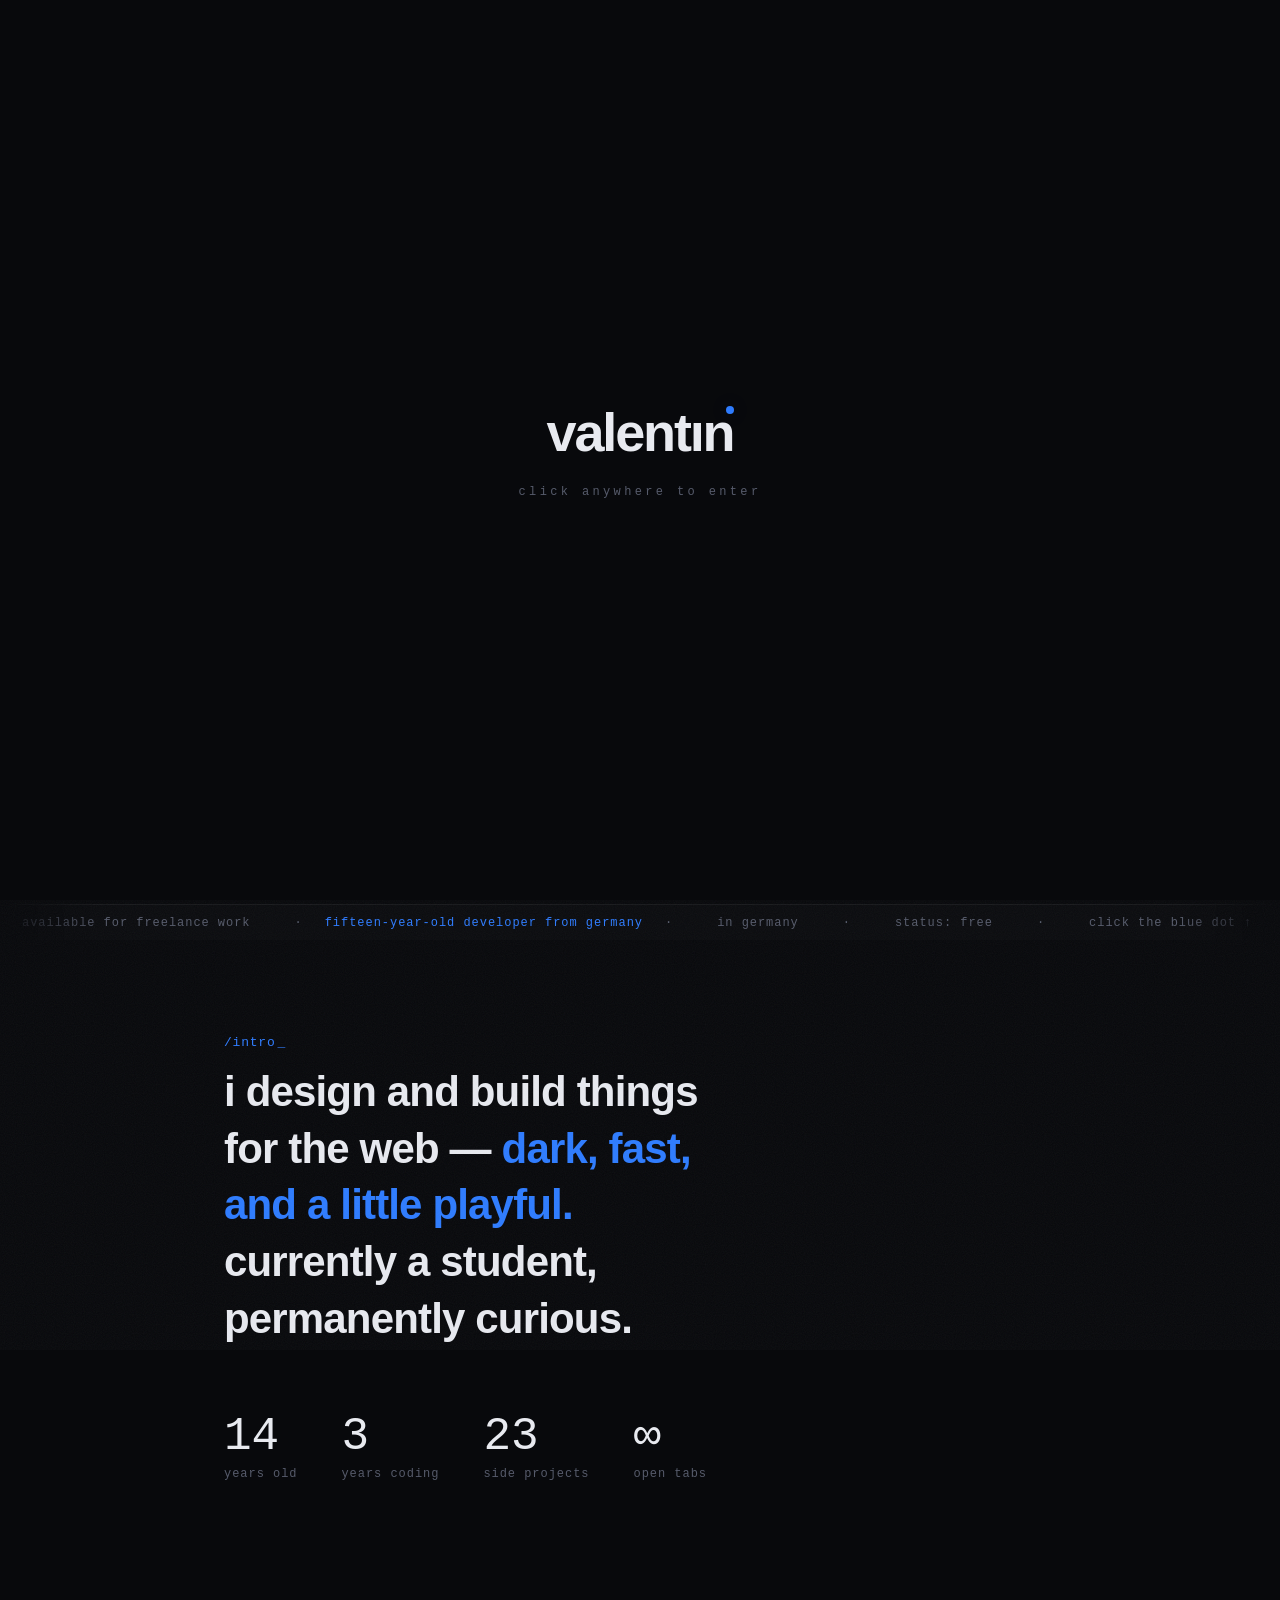
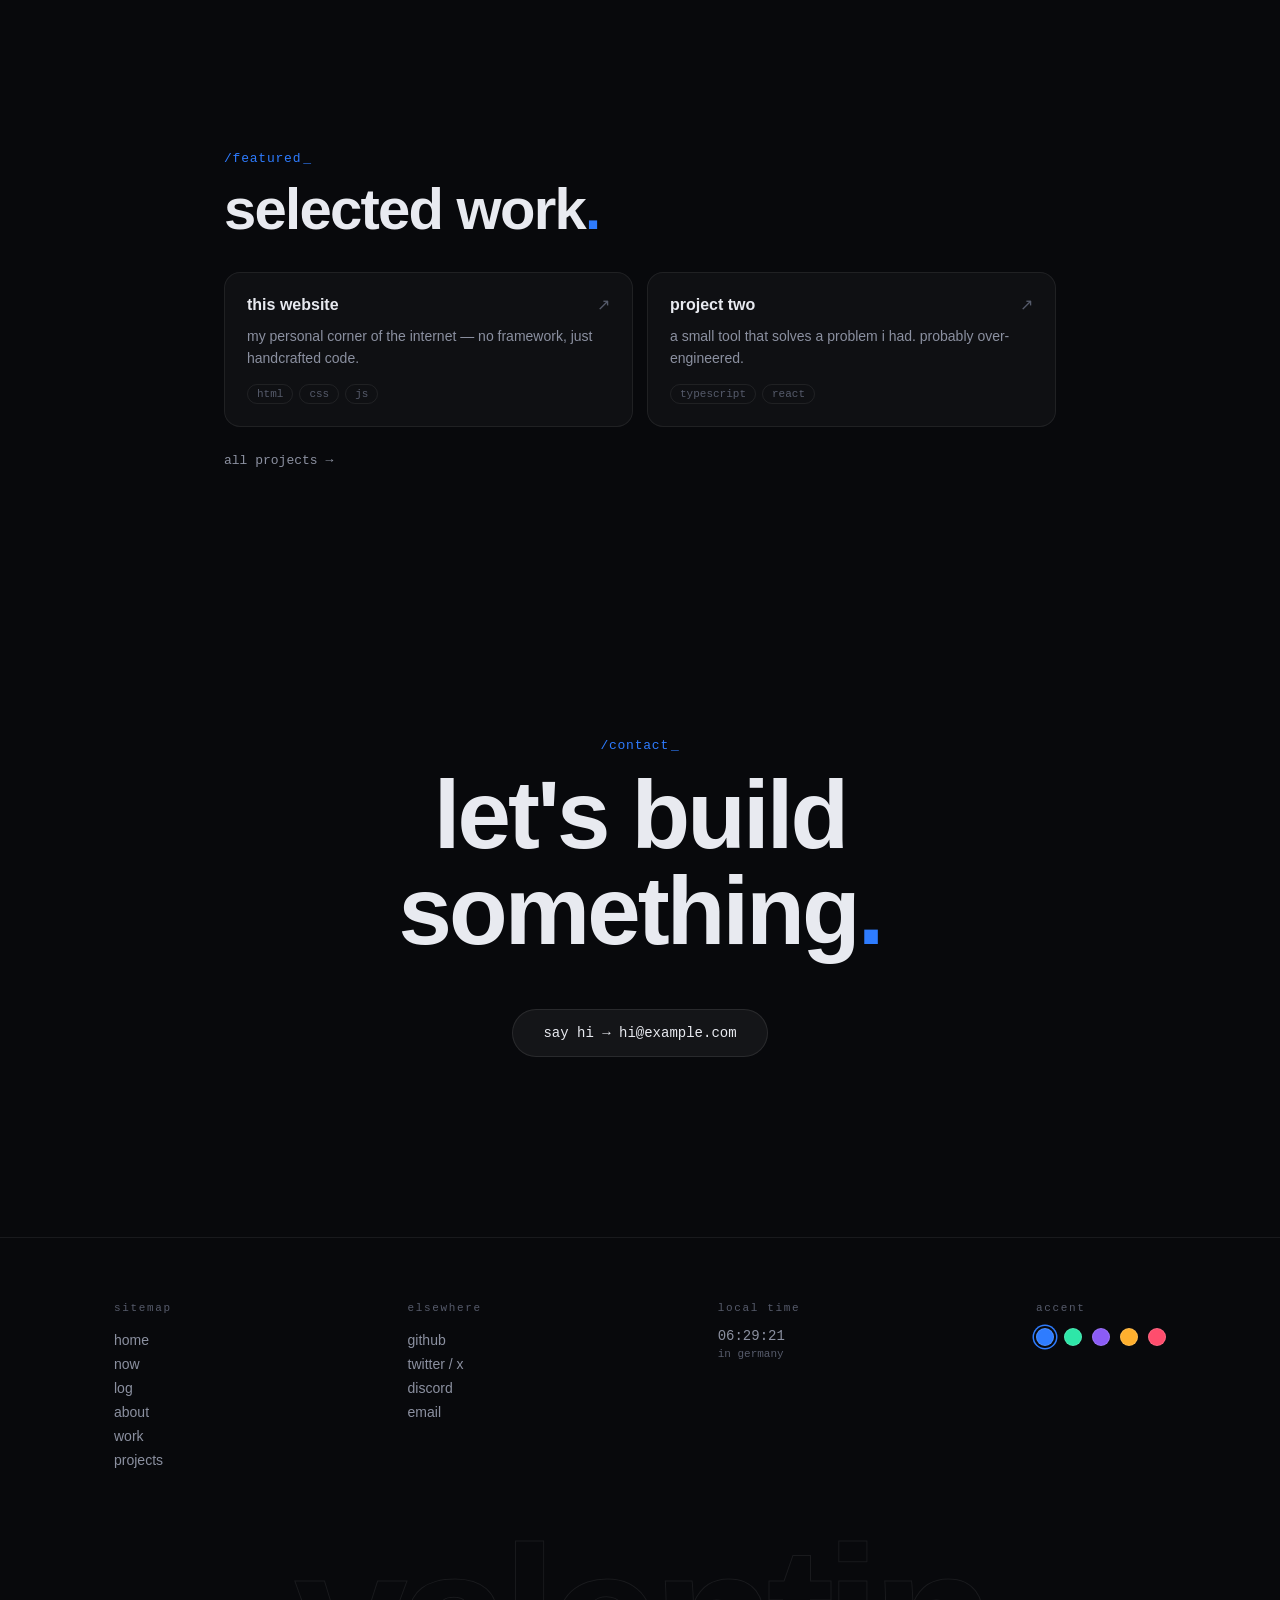
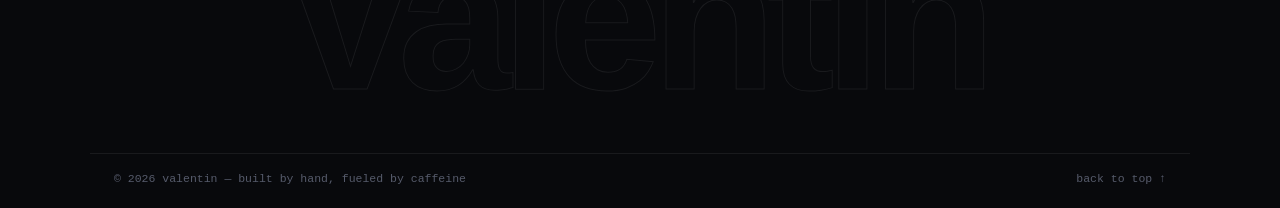
<file: index.html>
<!DOCTYPE html>
<html lang="en">
<head>
<meta charset="UTF-8">
<meta name="viewport" content="width=device-width, initial-scale=1.0">
<title>yourname — developer</title>
<link rel="stylesheet" href="style.css">
</head>
<body class="home" data-page="home">

<div class="glow"></div>
<div class="glow blue"></div>
<div class="stars" id="stars"></div>

<nav id="nav"></nav>

<main>
  <!-- ============ HERO ============ -->
  <section class="hero">
    <h1 class="wordmark" id="wordmark"></h1>
    <p class="tagline" id="tagline"></p>

    <aside class="rail">
      <div class="clock">
        <div class="time"><span id="hm"></span><span class="sec" id="sec"></span></div>
        <div class="loc" id="loc"></div>
      </div>
      <div class="status-line" id="statusLine"></div>
      <div class="mood" id="mood"></div>
    </aside>

    <div class="scroll-hint">scroll<span>↓</span></div>
  </section>

  <!-- ============ INTRO ============ -->
  <section class="home-section">
    <div class="eyebrow">/intro</div>
    <p class="big-line">i design and build things for the web —
      <em>dark, fast, and a little playful.</em>
      currently a student, permanently curious.</p>
    <div class="stats">
      <div><b data-count="14">0</b><span>years old</span></div>
      <div><b data-count="3">0</b><span>years coding</span></div>
      <div><b data-count="23">0</b><span>side projects</span></div>
      <div><b>∞</b><span>open tabs</span></div>
    </div>
  </section>

  <!-- ============ FEATURED ============ -->
  <section class="home-section">
    <div class="eyebrow">/featured</div>
    <h2 class="h2">selected work<span class="end-dot">.</span></h2>
    <div class="grid">
      <a class="card" href="projects.html">
        <div class="head"><h3>this website</h3><span class="arrow">↗</span></div>
        <p>my personal corner of the internet — no framework, just handcrafted code.</p>
        <div class="tags"><span>html</span><span>css</span><span>js</span></div>
      </a>
      <a class="card" href="projects.html">
        <div class="head"><h3>project two</h3><span class="arrow">↗</span></div>
        <p>a small tool that solves a problem i had. probably over-engineered.</p>
        <div class="tags"><span>typescript</span><span>react</span></div>
      </a>
    </div>
    <a class="more-link" href="projects.html">all projects →</a>
  </section>

  <!-- ============ CTA ============ -->
  <section class="home-section cta">
    <div class="eyebrow">/contact</div>
    <h2 class="h2 cta-line">let's build<br>something<span class="end-dot">.</span></h2>
    <a class="cta-btn" href="mailto:hi@example.com">say hi → hi@example.com</a>
  </section>
</main>

<script src="site.js"></script>
</body>
</html>
</file>
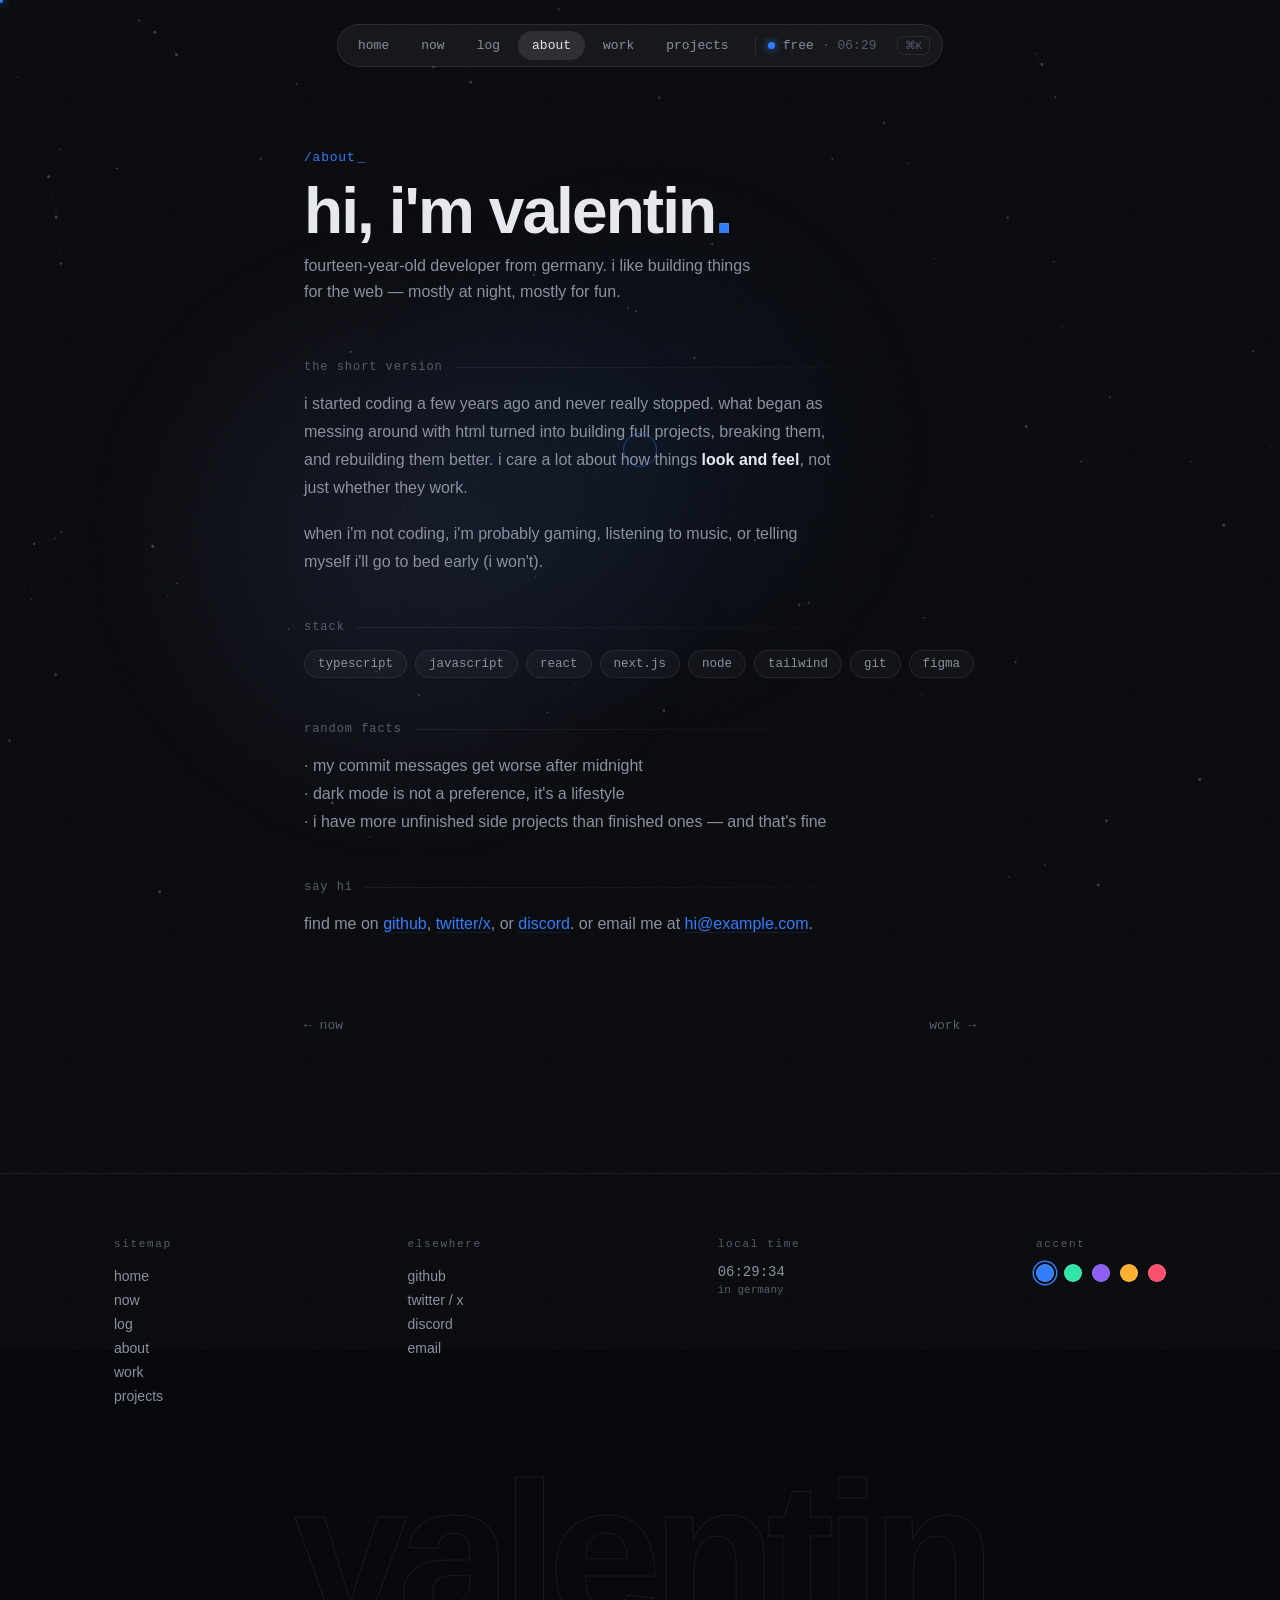
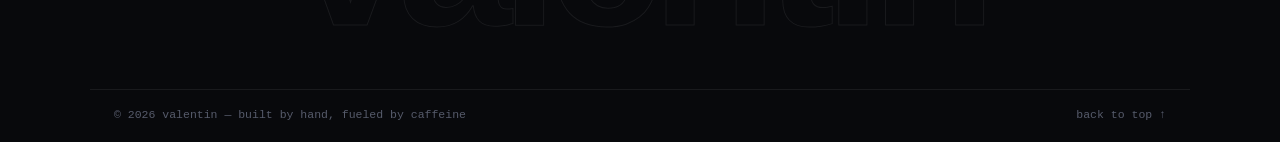
<file: about.html>
<!DOCTYPE html>
<html lang="en">
<head>
<meta charset="UTF-8">
<meta name="viewport" content="width=device-width, initial-scale=1.0">
<title>about — yourname</title>
<link rel="stylesheet" href="style.css">
</head>
<body data-page="about">

<div class="glow"></div>
<div class="stars" id="stars"></div>
<nav id="nav"></nav>

<main class="page">
  <div class="eyebrow">/about</div>
  <h1>hi, i'm valentin<span class="end-dot">.</span></h1>
  <p class="sub">fourteen-year-old developer from germany. i like building things for the web — mostly at night, mostly for fun.</p>

  <div class="section-label">the short version</div>
  <p>i started coding a few years ago and never really stopped. what began as messing around with html turned into building full projects, breaking them, and rebuilding them better. i care a lot about how things <strong>look and feel</strong>, not just whether they work.</p>
  <p>when i'm not coding, i'm probably gaming, listening to music, or telling myself i'll go to bed early (i won't).</p>

  <div class="section-label">stack</div>
  <div class="chips">
    <span>typescript</span>
    <span>javascript</span>
    <span>react</span>
    <span>next.js</span>
    <span>node</span>
    <span>tailwind</span>
    <span>git</span>
    <span>figma</span>
  </div>

  <div class="section-label">random facts</div>
  <p>· my commit messages get worse after midnight<br>
     · dark mode is not a preference, it's a lifestyle<br>
     · i have more unfinished side projects than finished ones — and that's fine</p>

  <div class="section-label">say hi</div>
  <p>find me on <a class="inline" href="#">github</a>, <a class="inline" href="#">twitter/x</a>, or <a class="inline" href="#">discord</a>. or email me at <a class="inline" href="mailto:hi@example.com">hi@example.com</a>.</p>

  <div class="page-foot">
    <a href="now.html">← now</a>
    <a href="work.html">work →</a>
  </div>
</main>

<script src="site.js"></script>
</body>
</html>
</file>
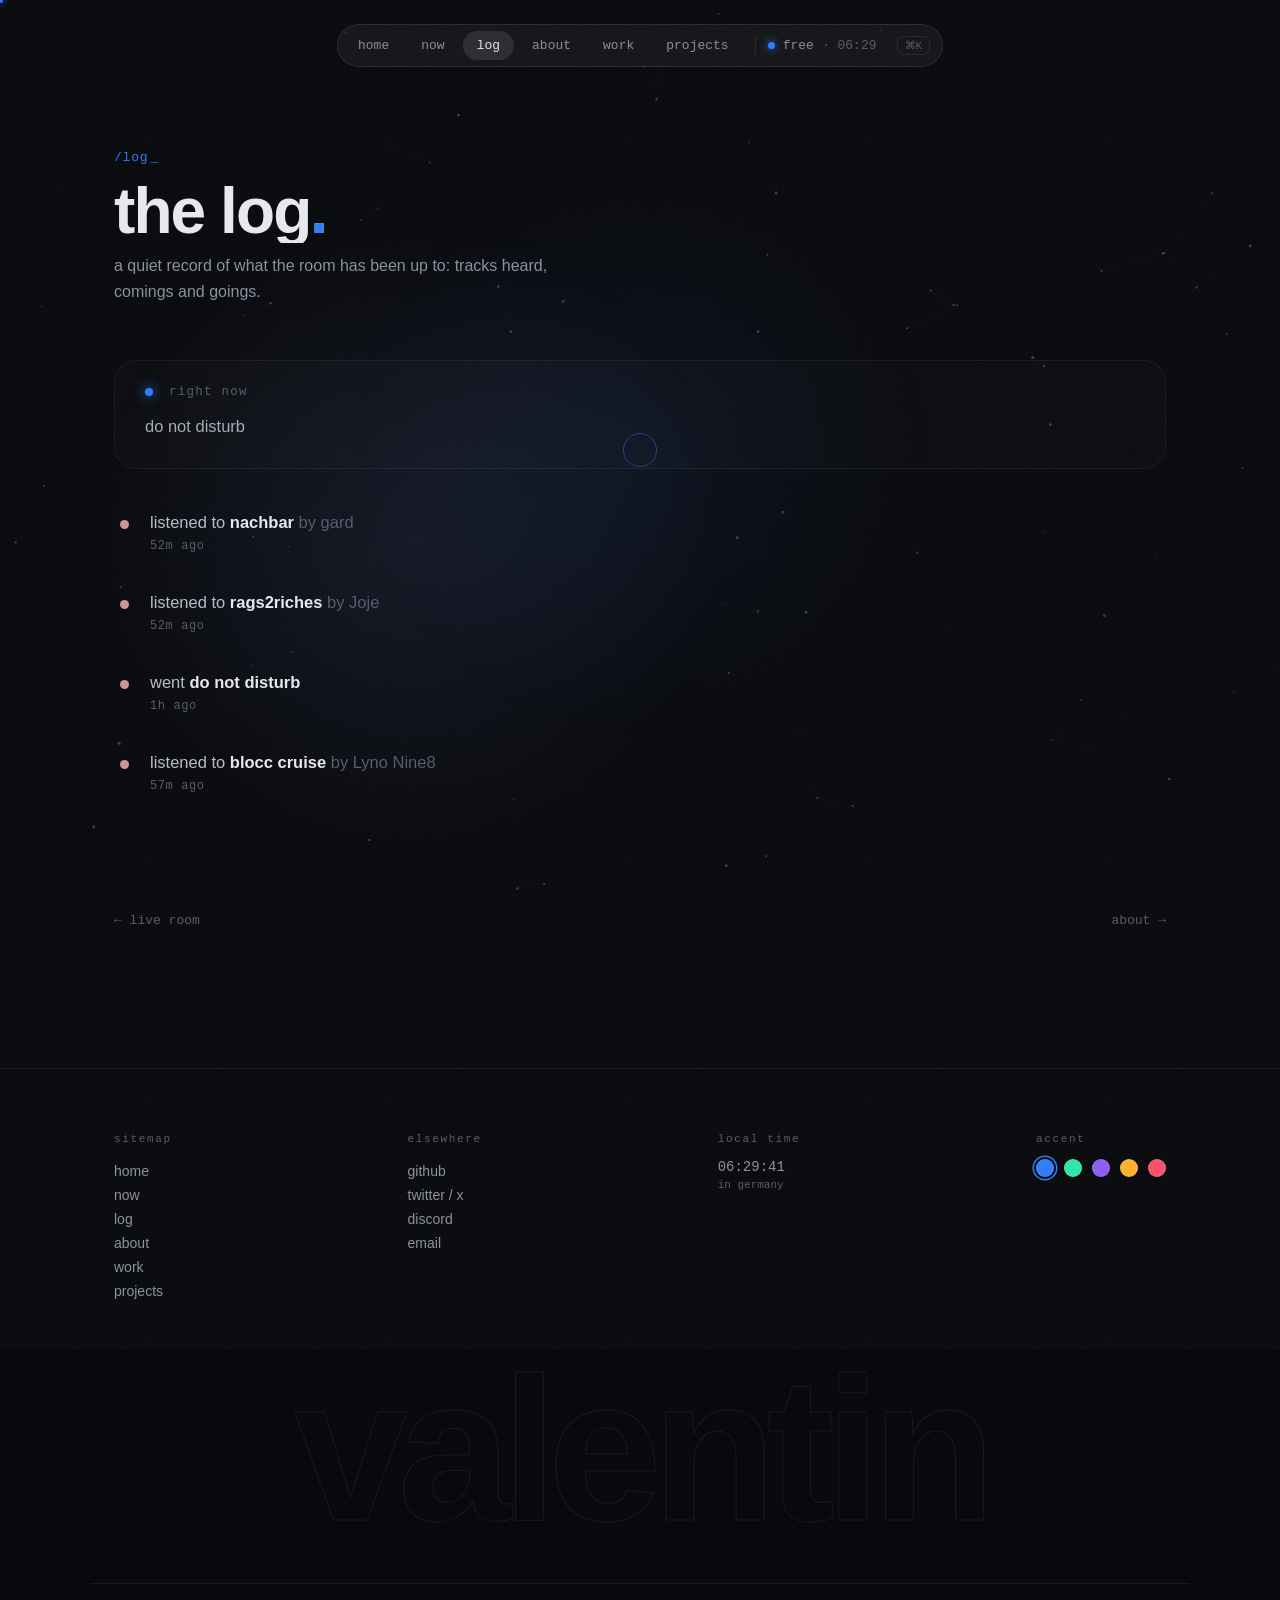
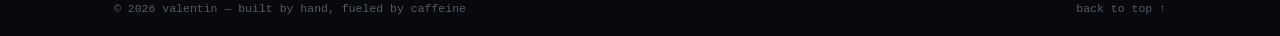
<file: log.html>
<!DOCTYPE html>
<html lang="en">
<head>
<meta charset="UTF-8">
<meta name="viewport" content="width=device-width, initial-scale=1.0">
<title>log — valentin</title>
<link rel="stylesheet" href="style.css">
</head>
<body data-page="log">

<div class="glow"></div>
<div class="stars" id="stars"></div>
<nav id="nav"></nav>

<main class="page page-wide">
  <div class="eyebrow">/log</div>
  <h1>the log<span class="end-dot">.</span></h1>
  <p class="sub">a quiet record of what the room has been up to: tracks heard, comings and goings.</p>

  <div class="bcard rightnow">
    <div class="bhead"><span class="bdot small"></span>right now</div>
    <div class="bsub" id="logNow">do not disturb</div>
  </div>

  <div class="logline" id="logList"></div>

  <div class="page-foot">
    <a href="now.html">← live room</a>
    <a href="about.html">about →</a>
  </div>
</main>

<script src="site.js"></script>
</body>
</html>
</file>
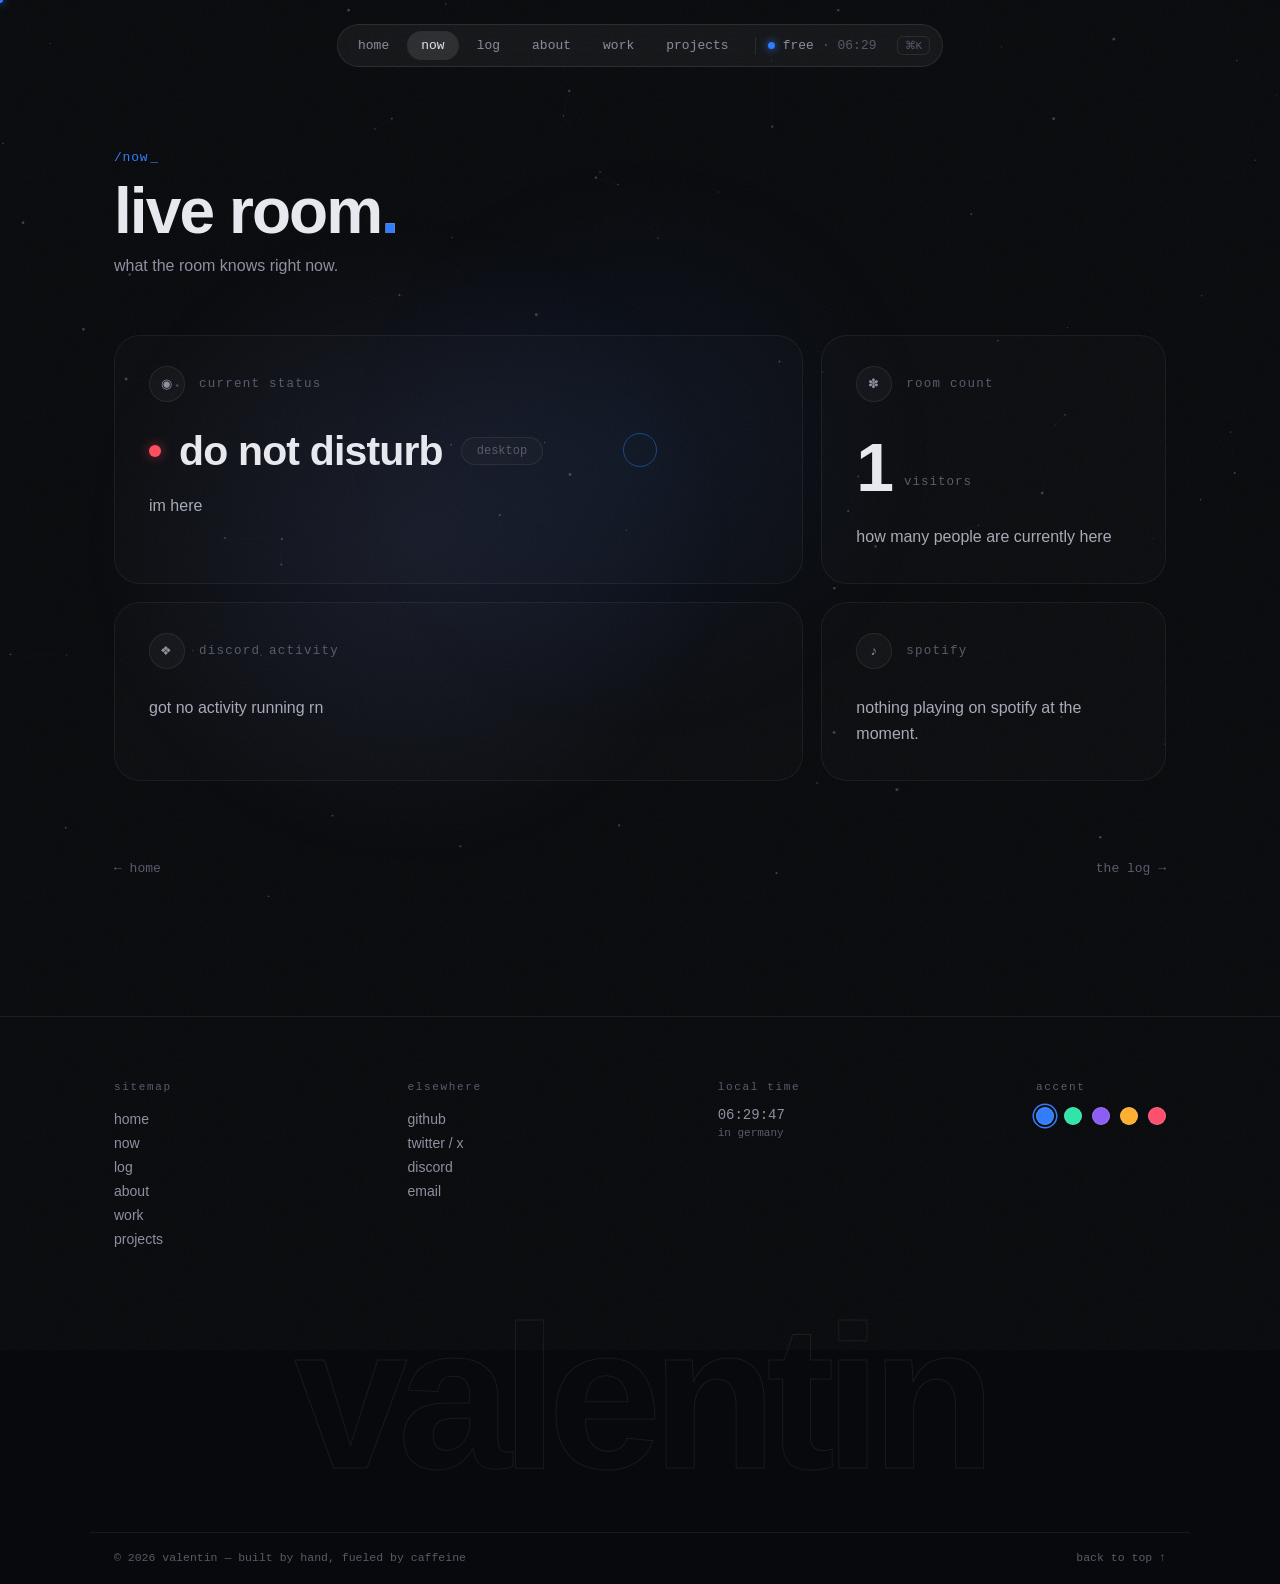
<file: now.html>
<!DOCTYPE html>
<html lang="en">
<head>
<meta charset="UTF-8">
<meta name="viewport" content="width=device-width, initial-scale=1.0">
<title>now — valentin</title>
<link rel="stylesheet" href="style.css">
</head>
<body data-page="now">

<div class="glow"></div>
<div class="stars" id="stars"></div>
<nav id="nav"></nav>

<main class="page page-wide">
  <div class="eyebrow">/now</div>
  <h1>live room<span class="end-dot">.</span></h1>
  <p class="sub">what the room knows right now.</p>

  <div class="bento">
    <div class="bcard span2">
      <div class="bhead"><span class="bicon">◉</span>current status</div>
      <div class="bstatus">
        <span class="bdot" id="lrDot"></span>
        <span class="bbig" id="lrStatus">do not disturb</span>
        <span class="bchip" id="lrDevice">desktop</span>
      </div>
      <div class="bsub" id="lrMessage">im here</div>
    </div>

    <div class="bcard">
      <div class="bhead"><span class="bicon">✽</span>room count</div>
      <div class="bnumber"><b id="lrCount">–</b><span>visitors</span></div>
      <div class="bsub">how many people are currently here</div>
    </div>

    <div class="bcard span2">
      <div class="bhead"><span class="bicon">❖</span>discord activity</div>
      <div class="bsub" id="lrActivity">got no activity running rn</div>
    </div>

    <div class="bcard">
      <div class="bhead"><span class="bicon">♪</span>spotify</div>
      <div class="bsub" id="lrSpotify">nothing playing on spotify at the moment.</div>
    </div>
  </div>

  <div class="page-foot">
    <a href="index.html">← home</a>
    <a href="log.html">the log →</a>
  </div>
</main>

<script src="site.js"></script>
</body>
</html>
</file>
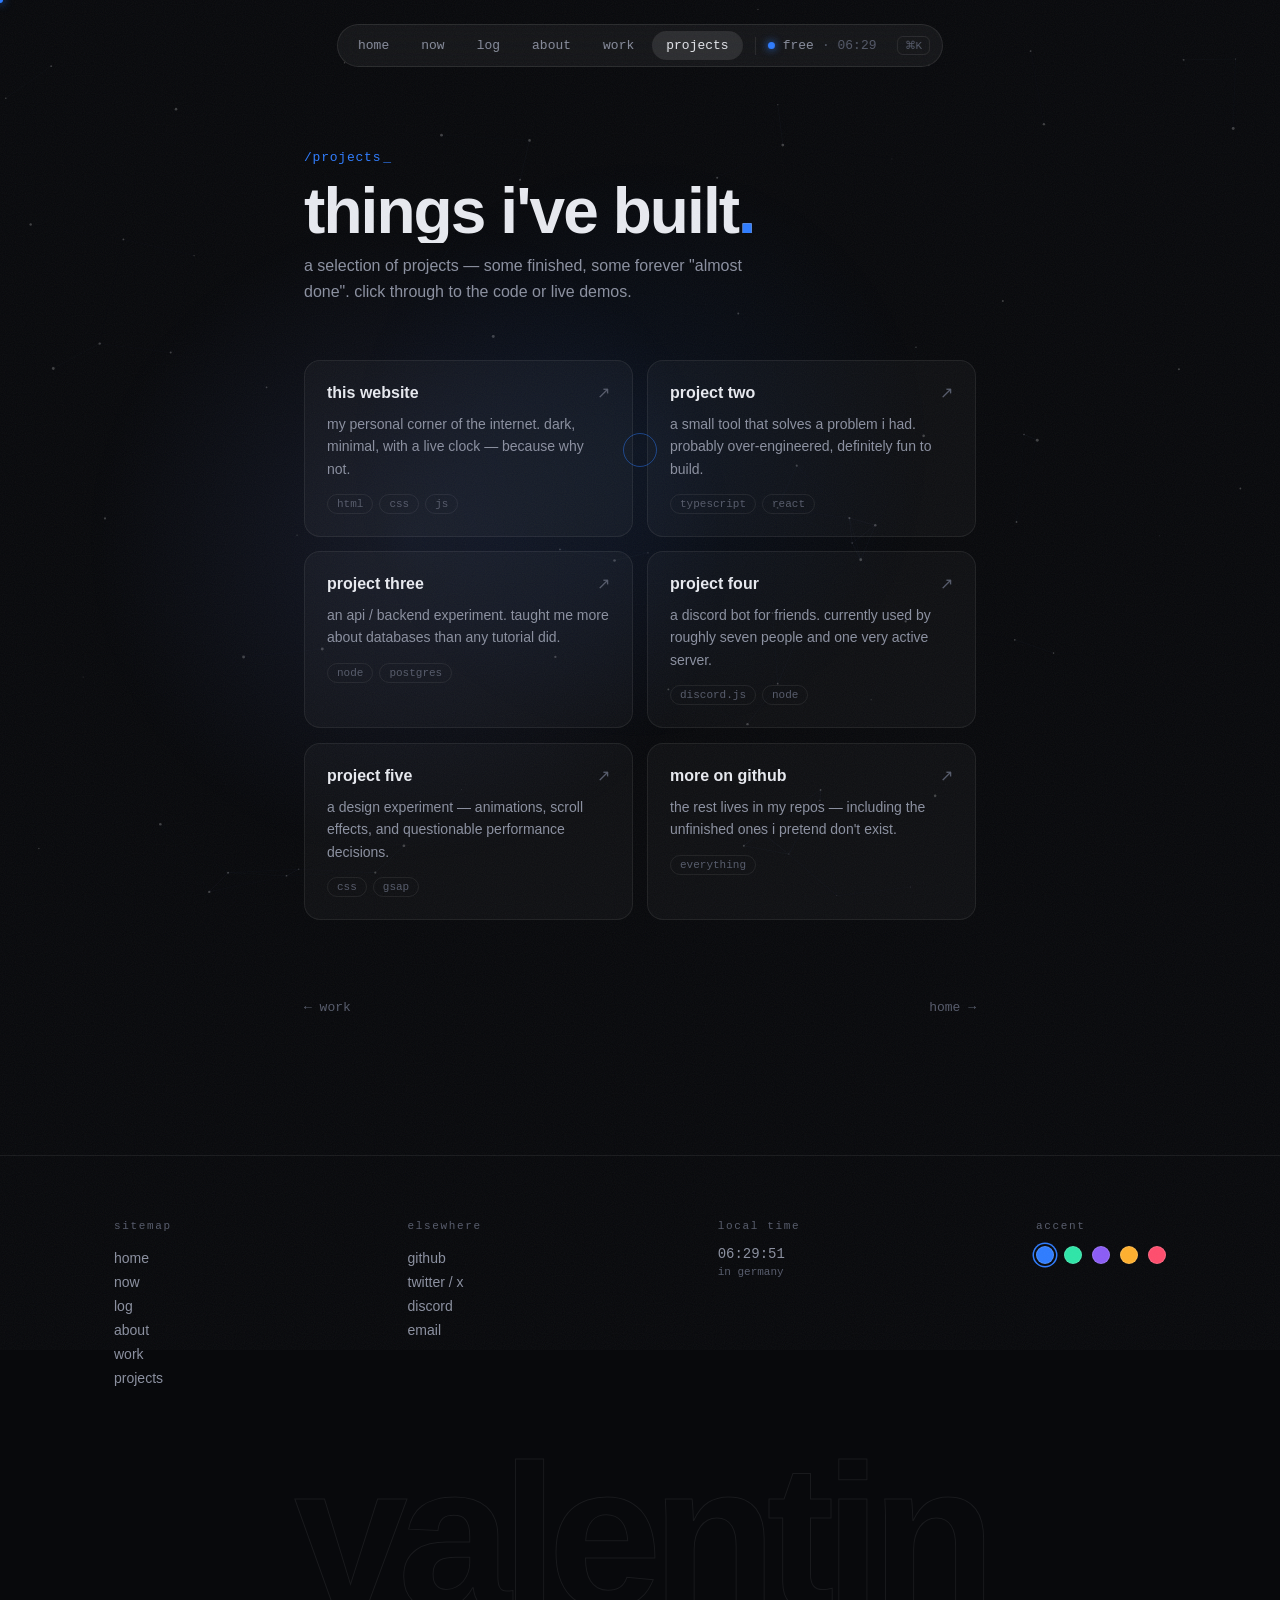
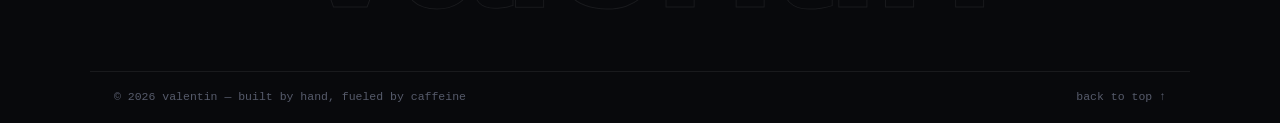
<file: projects.html>
<!DOCTYPE html>
<html lang="en">
<head>
<meta charset="UTF-8">
<meta name="viewport" content="width=device-width, initial-scale=1.0">
<title>projects — valentin</title>
<link rel="stylesheet" href="style.css">
</head>
<body data-page="projects">

<div class="glow"></div>
<div class="stars" id="stars"></div>
<nav id="nav"></nav>

<main class="page">
  <div class="eyebrow">/projects</div>
  <h1>things i've built<span class="end-dot">.</span></h1>
  <p class="sub">a selection of projects — some finished, some forever "almost done". click through to the code or live demos.</p>

  <div class="grid">
    <a class="card" href="#">
      <div class="head"><h3>this website</h3><span class="arrow">↗</span></div>
      <p>my personal corner of the internet. dark, minimal, with a live clock — because why not.</p>
      <div class="tags"><span>html</span><span>css</span><span>js</span></div>
    </a>

    <a class="card" href="#">
      <div class="head"><h3>project two</h3><span class="arrow">↗</span></div>
      <p>a small tool that solves a problem i had. probably over-engineered, definitely fun to build.</p>
      <div class="tags"><span>typescript</span><span>react</span></div>
    </a>

    <a class="card" href="#">
      <div class="head"><h3>project three</h3><span class="arrow">↗</span></div>
      <p>an api / backend experiment. taught me more about databases than any tutorial did.</p>
      <div class="tags"><span>node</span><span>postgres</span></div>
    </a>

    <a class="card" href="#">
      <div class="head"><h3>project four</h3><span class="arrow">↗</span></div>
      <p>a discord bot for friends. currently used by roughly seven people and one very active server.</p>
      <div class="tags"><span>discord.js</span><span>node</span></div>
    </a>

    <a class="card" href="#">
      <div class="head"><h3>project five</h3><span class="arrow">↗</span></div>
      <p>a design experiment — animations, scroll effects, and questionable performance decisions.</p>
      <div class="tags"><span>css</span><span>gsap</span></div>
    </a>

    <a class="card" href="#">
      <div class="head"><h3>more on github</h3><span class="arrow">↗</span></div>
      <p>the rest lives in my repos — including the unfinished ones i pretend don't exist.</p>
      <div class="tags"><span>everything</span></div>
    </a>
  </div>

  <div class="page-foot">
    <a href="work.html">← work</a>
    <a href="index.html">home →</a>
  </div>
</main>

<script src="site.js"></script>
</body>
</html>
</file>
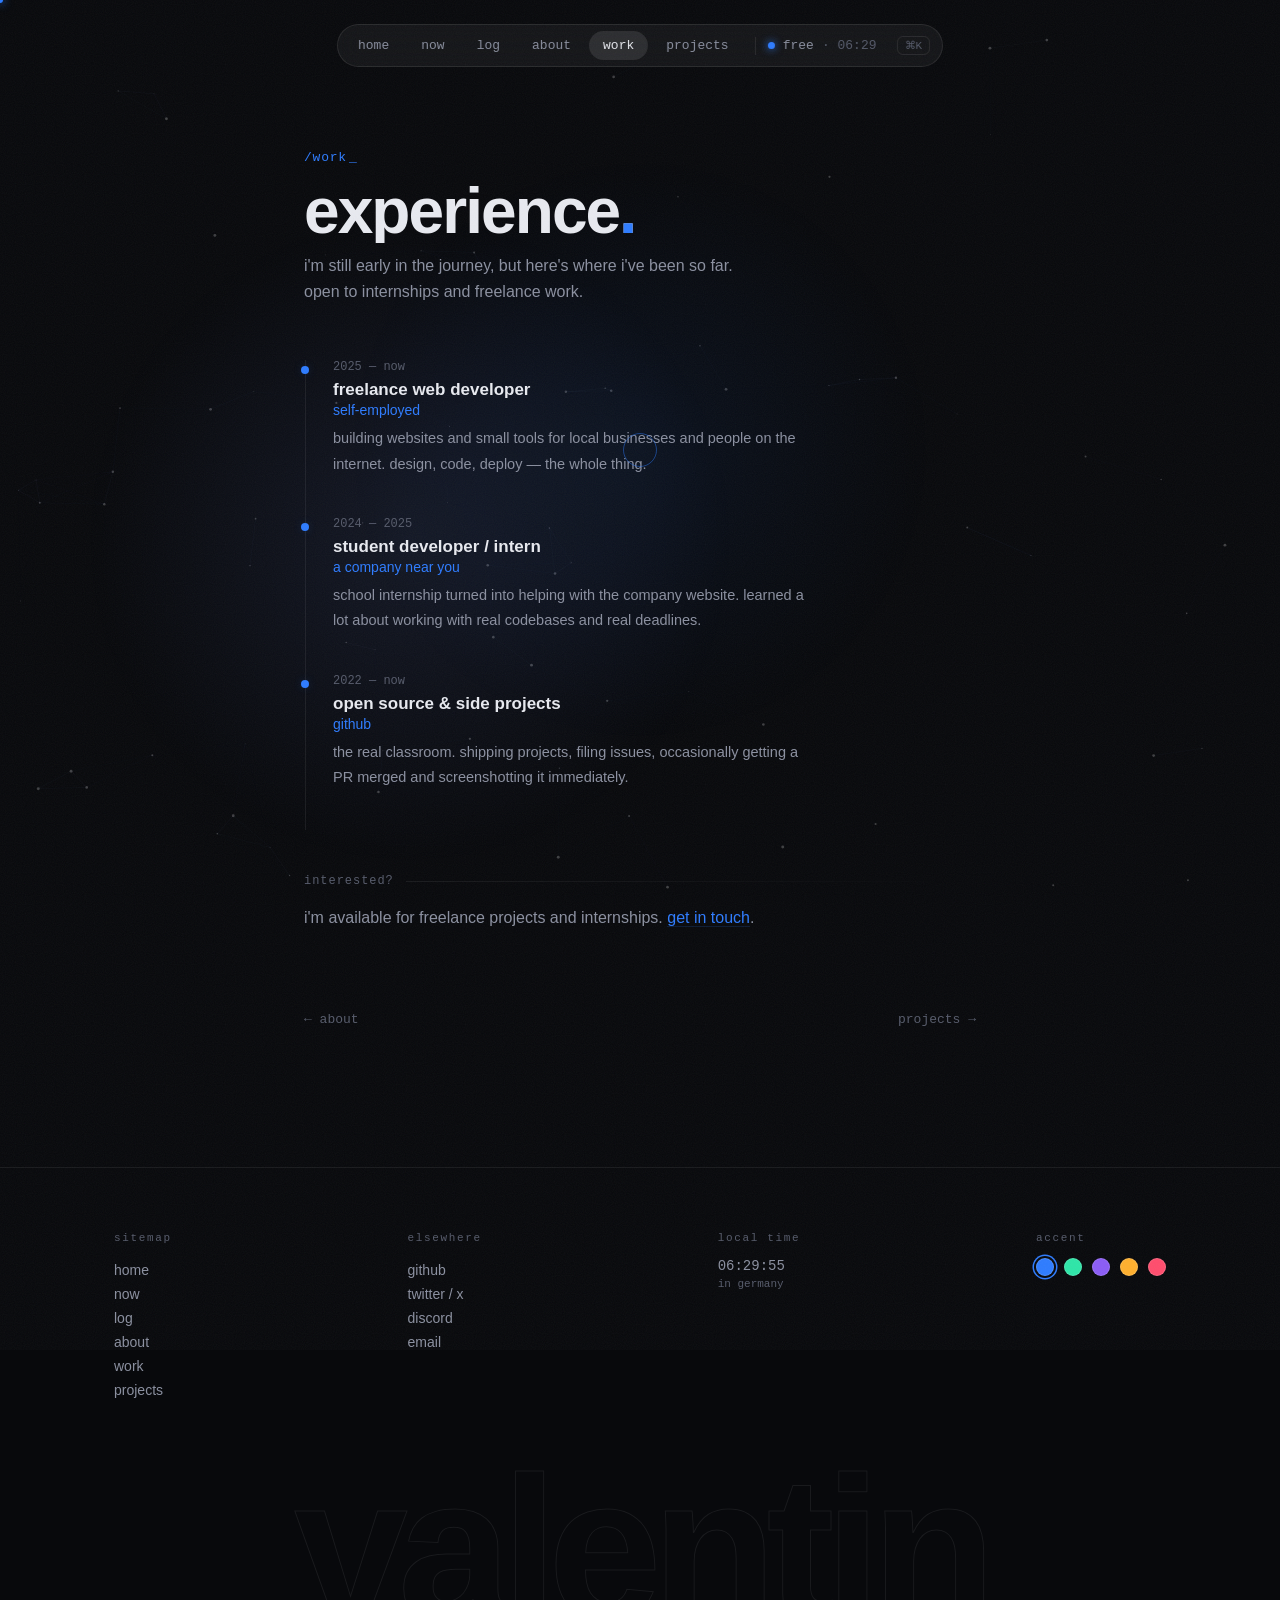
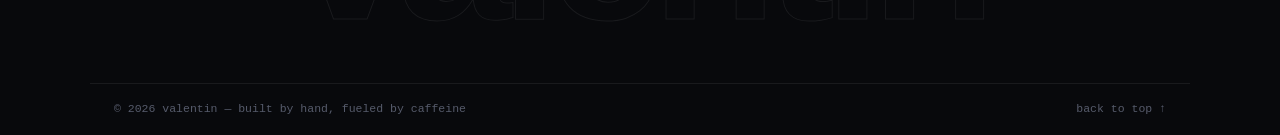
<file: work.html>
<!DOCTYPE html>
<html lang="en">
<head>
<meta charset="UTF-8">
<meta name="viewport" content="width=device-width, initial-scale=1.0">
<title>work — yourname</title>
<link rel="stylesheet" href="style.css">
</head>
<body data-page="work">

<div class="glow"></div>
<div class="stars" id="stars"></div>
<nav id="nav"></nav>

<main class="page">
  <div class="eyebrow">/work</div>
  <h1>experience<span class="end-dot">.</span></h1>
  <p class="sub">i'm still early in the journey, but here's where i've been so far. open to internships and freelance work.</p>

  <div class="job">
    <div class="when">2025 — now</div>
    <h3>freelance web developer</h3>
    <div class="where">self-employed</div>
    <p>building websites and small tools for local businesses and people on the internet. design, code, deploy — the whole thing.</p>
  </div>

  <div class="job">
    <div class="when">2024 — 2025</div>
    <h3>student developer / intern</h3>
    <div class="where">a company near you</div>
    <p>school internship turned into helping with the company website. learned a lot about working with real codebases and real deadlines.</p>
  </div>

  <div class="job">
    <div class="when">2022 — now</div>
    <h3>open source & side projects</h3>
    <div class="where">github</div>
    <p>the real classroom. shipping projects, filing issues, occasionally getting a PR merged and screenshotting it immediately.</p>
  </div>

  <div class="section-label">interested?</div>
  <p>i'm available for freelance projects and internships. <a class="inline" href="mailto:hi@example.com">get in touch</a>.</p>

  <div class="page-foot">
    <a href="about.html">← about</a>
    <a href="projects.html">projects →</a>
  </div>
</main>

<script src="site.js"></script>
</body>
</html>
</file>
<file: style.css>
/* ============================================================
   THEME — tweak colors here (shared by every page)
   ============================================================ */
:root{
  --bg: #08090c;
  --bg-glow: rgba(120,150,255,.10);
  --text: #e8eaf0;
  --text-dim: #8b90a0;
  --text-faint: #565b6b;
  --accent: #2e7cff;
  --accent-soft: rgba(46,124,255,.16);
  --pill-bg: rgba(255,255,255,.05);
  --pill-border: rgba(255,255,255,.09);
  --card-bg: rgba(255,255,255,.03);
  --card-border: rgba(255,255,255,.07);
  --mono: "JetBrains Mono","SF Mono",ui-monospace,Menlo,Consolas,monospace;
  --sans: "Inter","Helvetica Neue",Arial,sans-serif;
}

*{margin:0;padding:0;box-sizing:border-box}
html{height:100%}
body{
  min-height:100%;
  background:var(--bg);
  color:var(--text);
  font-family:var(--sans);
  position:relative;
}
body.home{overflow:hidden;height:100vh}

/* ambient */
.stars{position:fixed;inset:0;pointer-events:none;opacity:.5;z-index:0}
.stars span{position:absolute;width:2px;height:2px;border-radius:50%;background:#fff;opacity:.12;animation:twinkle 6s ease-in-out infinite}
@keyframes twinkle{0%,100%{opacity:.05}50%{opacity:.22}}
.glow{position:fixed;left:32%;top:60%;transform:translate(-50%,-50%);width:min(60vw,900px);height:min(60vw,900px);border-radius:50%;background:radial-gradient(circle,var(--bg-glow) 0%,transparent 60%);pointer-events:none;z-index:0}
.glow.blue{left:70%;top:64%;width:min(40vw,600px);height:min(40vw,600px);background:radial-gradient(circle,var(--accent-soft) 0%,transparent 65%);opacity:.5}

/* ---------- top nav ---------- */
nav{
  position:fixed;top:24px;left:50%;transform:translateX(-50%);
  display:flex;align-items:center;gap:4px;
  background:var(--pill-bg);border:1px solid var(--pill-border);
  backdrop-filter:blur(14px);
  padding:6px;border-radius:999px;
  font-family:var(--mono);font-size:13px;
  z-index:10;
}
nav a{color:var(--text-dim);text-decoration:none;padding:7px 14px;border-radius:999px;transition:color .2s,background .2s;white-space:nowrap}
nav a:hover{color:var(--text)}
nav a.active{color:var(--text);background:rgba(255,255,255,.10)}
nav a:focus-visible{outline:2px solid var(--accent);outline-offset:2px}
.nav-divider{width:1px;height:18px;background:var(--pill-border);margin:0 8px}
.nav-status{display:flex;align-items:center;gap:8px;padding-right:12px;color:var(--text-dim)}
.nav-status .dot{width:7px;height:7px;border-radius:50%;background:var(--accent);box-shadow:0 0 8px var(--accent);animation:pulse 2.2s ease-in-out infinite}
@keyframes pulse{0%,100%{opacity:1}50%{opacity:.35}}
.nav-time{color:var(--text-faint)}

/* ---------- home page ---------- */
.wordmark{position:absolute;left:6vw;bottom:22vh;font-weight:800;letter-spacing:-.045em;line-height:.85;font-size:clamp(72px,17vw,300px);user-select:none;z-index:1}
.wordmark .dot-i{position:relative}
.wordmark .dot-i::after{content:"";position:absolute;top:-.16em;left:50%;transform:translateX(-50%);width:.17em;height:.17em;border-radius:50%;background:var(--accent);box-shadow:0 0 .3em var(--accent-soft);animation:pulse 3s ease-in-out infinite}
.tagline{position:absolute;left:6.5vw;bottom:9vh;color:var(--text-dim);font-size:clamp(15px,1.4vw,20px);letter-spacing:.01em;z-index:1}
.rail{position:absolute;right:5vw;top:38vh;text-align:right;display:flex;flex-direction:column;gap:5.5vh;z-index:1}
.clock{font-family:var(--mono)}
.clock .time{font-size:clamp(22px,2.4vw,34px);letter-spacing:.02em}
.clock .time .sec{color:var(--text-faint)}
.clock .loc{margin-top:6px;font-size:13px;color:var(--text-faint)}
.rail .status-line{color:var(--text-dim);font-size:15px}
.rail .mood{color:var(--text-faint);font-size:15px;line-height:1.55;white-space:pre-line}

/* ---------- sub pages ---------- */
.page{
  position:relative;z-index:1;
  max-width:720px;margin:0 auto;
  padding:150px 24px 100px;
  animation:rise .5s ease both;
}
@keyframes rise{from{opacity:0;transform:translateY(14px)}to{opacity:1;transform:none}}
.eyebrow{font-family:var(--mono);font-size:13px;color:var(--accent);letter-spacing:.06em;margin-bottom:14px}
.page h1{font-weight:800;letter-spacing:-.03em;font-size:clamp(38px,6vw,64px);line-height:1;margin-bottom:10px}
.page h1 .end-dot{color:var(--accent)}
.page .sub{color:var(--text-dim);font-size:16px;margin-bottom:56px;max-width:52ch;line-height:1.6}
.section-label{font-family:var(--mono);font-size:12px;color:var(--text-faint);letter-spacing:.08em;text-transform:lowercase;margin:44px 0 16px}
.page p{color:var(--text-dim);line-height:1.75;margin-bottom:18px;max-width:60ch}
.page strong{color:var(--text);font-weight:600}
.page a.inline{color:var(--accent);text-decoration:none;border-bottom:1px solid var(--accent-soft)}
.page a.inline:hover{border-bottom-color:var(--accent)}

/* now list */
.now-item{display:flex;gap:16px;padding:16px 0;border-bottom:1px solid var(--card-border)}
.now-item:last-child{border-bottom:none}
.now-item .k{font-family:var(--mono);font-size:12px;color:var(--text-faint);width:96px;flex-shrink:0;padding-top:3px}
.now-item .v{color:var(--text-dim);line-height:1.6}
.now-item .v strong{color:var(--text)}
.updated{font-family:var(--mono);font-size:12px;color:var(--text-faint);margin-top:40px}

/* work timeline */
.job{position:relative;padding:0 0 40px 28px;border-left:1px solid var(--card-border)}
.job:last-child{padding-bottom:0}
.job::before{content:"";position:absolute;left:-4.5px;top:6px;width:8px;height:8px;border-radius:50%;background:var(--accent);box-shadow:0 0 10px var(--accent-soft)}
.job .when{font-family:var(--mono);font-size:12px;color:var(--text-faint);margin-bottom:6px}
.job h3{font-size:17px;font-weight:600;margin-bottom:2px}
.job .where{color:var(--accent);font-size:14px;margin-bottom:8px}
.job p{font-size:14.5px;margin-bottom:0}

/* project cards */
.grid{display:grid;grid-template-columns:1fr 1fr;gap:14px}
.card{
  display:block;text-decoration:none;
  background:var(--card-bg);border:1px solid var(--card-border);
  border-radius:16px;padding:22px;
  transition:border-color .2s,transform .2s,background .2s;
}
.card:hover{border-color:var(--accent);transform:translateY(-2px);background:rgba(46,124,255,.05)}
.card:focus-visible{outline:2px solid var(--accent);outline-offset:2px}
.card .head{display:flex;align-items:center;justify-content:space-between;margin-bottom:10px}
.card h3{color:var(--text);font-size:16px;font-weight:600}
.card .arrow{color:var(--text-faint);font-family:var(--mono);transition:color .2s,transform .2s}
.card:hover .arrow{color:var(--accent);transform:translate(2px,-2px)}
.card p{color:var(--text-dim);font-size:14px;line-height:1.6;margin:0 0 14px}
.card .tags{display:flex;flex-wrap:wrap;gap:6px}
.card .tags span{font-family:var(--mono);font-size:11px;color:var(--text-faint);border:1px solid var(--card-border);border-radius:999px;padding:3px 9px}

/* facts / stack chips */
.chips{display:flex;flex-wrap:wrap;gap:8px}
.chips span{font-family:var(--mono);font-size:12.5px;color:var(--text-dim);border:1px solid var(--card-border);background:var(--card-bg);border-radius:999px;padding:6px 13px}

/* footer nav between pages */
.page-foot{display:flex;justify-content:space-between;margin-top:80px;font-family:var(--mono);font-size:13px}
.page-foot a{color:var(--text-faint);text-decoration:none}
.page-foot a:hover{color:var(--accent)}

/* ---------- responsive ---------- */
@media (max-width:760px){
  nav{max-width:94vw;overflow-x:auto;scrollbar-width:none}
  nav::-webkit-scrollbar{display:none}
  .wordmark{left:6vw;bottom:34vh}
  .tagline{bottom:26vh}
  .rail{right:auto;left:6.5vw;top:auto;bottom:6vh;text-align:left;gap:14px}
  .grid{grid-template-columns:1fr}
  .page{padding-top:120px}
}
@media (prefers-reduced-motion:reduce){
  *{animation:none!important;transition:none!important}
}

/* ============================================================
   ANIMATIONS — added layer
   ============================================================ */

/* nav drops in */
nav{animation:navDrop .6s cubic-bezier(.2,.8,.2,1) both}
@keyframes navDrop{from{opacity:0;transform:translate(-50%,-16px)}to{opacity:1;transform:translate(-50%,0)}}

/* wordmark letters rise in, staggered (delay set via JS --d) */
.wordmark span{display:inline-block;animation:letterRise .7s cubic-bezier(.2,.9,.25,1.2) both;animation-delay:var(--d,0s)}
@keyframes letterRise{from{opacity:0;transform:translateY(.35em) rotate(3deg)}to{opacity:1;transform:none}}
.wordmark span:hover{animation:none;transform:translateY(-.06em);transition:transform .25s cubic-bezier(.2,.9,.25,1.4);color:var(--accent)}
.wordmark .dot-i:hover{color:var(--text)}

/* home texts fade up after wordmark */
.tagline{animation:fadeUp .7s ease both;animation-delay:.7s}
.rail > *{animation:fadeUp .7s ease both}
.rail > :nth-child(1){animation-delay:.85s}
.rail > :nth-child(2){animation-delay:1s}
.rail > :nth-child(3){animation-delay:1.15s}
@keyframes fadeUp{from{opacity:0;transform:translateY(14px)}to{opacity:1;transform:none}}

/* breathing glow */
.glow{animation:breathe 9s ease-in-out infinite}
.glow.blue{animation-duration:12s;animation-delay:2s}
@keyframes breathe{0%,100%{transform:translate(-50%,-50%) scale(1)}50%{transform:translate(-50%,-50%) scale(1.12)}}

/* mouse spotlight */
.spotlight{
  position:fixed;inset:0;pointer-events:none;z-index:0;
  background:radial-gradient(420px circle at var(--mx,50%) var(--my,50%),rgba(46,124,255,.07),transparent 70%);
}

/* shooting star */
.shoot{
  position:fixed;width:2px;height:2px;border-radius:50%;
  background:#fff;pointer-events:none;z-index:0;
  box-shadow:0 0 6px 1px rgba(255,255,255,.6);
  animation:shoot 1.1s ease-in forwards;
}
.shoot::after{
  content:"";position:absolute;right:0;top:0;height:1px;width:90px;
  background:linear-gradient(90deg,rgba(255,255,255,.7),transparent);
  transform:translateY(.5px);
}
@keyframes shoot{
  from{opacity:0;transform:translate(0,0)}
  10%{opacity:1}
  to{opacity:0;transform:translate(-260px,140px)}
}

/* scroll reveal for sub pages */
.reveal{opacity:0;transform:translateY(22px);transition:opacity .6s ease,transform .6s cubic-bezier(.2,.8,.2,1);transition-delay:var(--d,0s)}
.reveal.in{opacity:1;transform:none}

/* section labels get a growing line */
.section-label{display:flex;align-items:center;gap:12px}
.section-label::after{content:"";height:1px;flex:1;background:linear-gradient(90deg,var(--card-border),transparent);transform-origin:left;transform:scaleX(0);transition:transform .8s ease .2s}
.reveal.in.section-label::after,.reveal.in .section-label::after{transform:scaleX(1)}
.section-label.in::after{transform:scaleX(1)}

/* project card tilt + shine */
.card{position:relative;overflow:hidden;transform-style:preserve-3d;will-change:transform}
.card::before{
  content:"";position:absolute;inset:0;pointer-events:none;
  background:radial-gradient(300px circle at var(--cx,50%) var(--cy,50%),rgba(46,124,255,.10),transparent 60%);
  opacity:0;transition:opacity .25s;
}
.card:hover::before{opacity:1}

/* timeline dots pulse on reveal */
.job::before{transform:scale(0);transition:transform .5s cubic-bezier(.2,.9,.3,1.6) .15s}
.job.in::before{transform:scale(1)}
.job{border-left-color:transparent;background:linear-gradient(var(--card-border),var(--card-border)) left top / 1px 0 no-repeat;transition:background-size .9s ease .1s}
.job.in{background-size:1px 100%}

/* eyebrow typing caret */
.eyebrow::after{content:"_";color:var(--accent);animation:caret 1.1s steps(1) infinite;margin-left:2px}
@keyframes caret{50%{opacity:0}}

/* chips pop in */
.chips span{transition:border-color .2s,color .2s,transform .2s}
.chips span:hover{border-color:var(--accent);color:var(--text);transform:translateY(-2px)}

/* page fade-out on navigation */
body.leaving main,body.leaving nav{opacity:0;transform:translateY(-8px);transition:opacity .25s ease,transform .25s ease}

@media (prefers-reduced-motion:reduce){
  .spotlight{display:none}
  .reveal{opacity:1;transform:none}
  .job{background-size:1px 100%}
  .job::before{transform:scale(1)}
}

/* ============================================================
   V3 — SIGNATURE LAYER (unique touches)
   ============================================================ */

/* film grain over everything */
.grain{
  position:fixed;inset:-50%;pointer-events:none;z-index:50;opacity:.05;
  background-image:url("data:image/svg+xml,%3Csvg xmlns='http://www.w3.org/2000/svg' width='240' height='240'%3E%3Cfilter id='n'%3E%3CfeTurbulence type='fractalNoise' baseFrequency='0.9' numOctaves='2'/%3E%3C/filter%3E%3Crect width='100%25' height='100%25' filter='url(%23n)'/%3E%3C/svg%3E");
  animation:grainShift 8s steps(10) infinite;
}
@keyframes grainShift{
  0%,100%{transform:translate(0,0)}
  20%{transform:translate(-4%,3%)}
  40%{transform:translate(3%,-4%)}
  60%{transform:translate(-3%,-2%)}
  80%{transform:translate(4%,2%)}
}

/* constellation canvas replaces static stars */
.stars{display:none}
#net{position:fixed;inset:0;z-index:0;pointer-events:none}

/* custom cursor (fine pointers only) */
@media (pointer:fine){
  body.has-cursor, body.has-cursor a, body.has-cursor .card{cursor:none}
  .cursor-dot,.cursor-ring{position:fixed;top:0;left:0;pointer-events:none;z-index:100;border-radius:50%}
  .cursor-dot{width:6px;height:6px;background:var(--accent);box-shadow:0 0 10px var(--accent);transform:translate(-50%,-50%)}
  .cursor-ring{
    width:34px;height:34px;border:1px solid rgba(46,124,255,.45);
    transform:translate(-50%,-50%);
    transition:width .25s,height .25s,border-color .25s,background .25s;
  }
  body.cursor-hover .cursor-ring{width:56px;height:56px;border-color:var(--accent);background:rgba(46,124,255,.08)}
}

/* wordmark: sheen sweep + subtle parallax container */
.wordmark{will-change:transform}
.wordmark .sheen{
  position:absolute;inset:-10% -20%;pointer-events:none;
  background:linear-gradient(115deg,transparent 30%,rgba(255,255,255,.14) 48%,rgba(46,124,255,.18) 52%,transparent 70%);
  transform:translateX(-120%);
  animation:sheen 2.4s ease 1.4s 1 both;
  mix-blend-mode:screen;
}
@keyframes sheen{to{transform:translateX(120%)}}

/* the blue dot is clickable — accent switcher */
.wordmark .dot-i::after{cursor:pointer;pointer-events:auto;transition:transform .25s cubic-bezier(.2,.9,.3,1.6)}
.wordmark .dot-i:hover::after{transform:translateX(-50%) scale(1.3)}

/* marquee strip on home */
.marquee{
  position:absolute;left:0;right:0;bottom:0;z-index:1;
  border-top:1px solid var(--card-border);
  background:rgba(255,255,255,.015);
  overflow:hidden;white-space:nowrap;
  font-family:var(--mono);font-size:12px;letter-spacing:.08em;
  color:var(--text-faint);padding:11px 0;
  -webkit-mask-image:linear-gradient(90deg,transparent,#000 8%,#000 92%,transparent);
          mask-image:linear-gradient(90deg,transparent,#000 8%,#000 92%,transparent);
}
.marquee .track{display:inline-block;animation:marq 28s linear infinite}
.marquee span{margin:0 22px}
.marquee b{color:var(--accent);font-weight:400}
@keyframes marq{to{transform:translateX(-50%)}}
.marquee:hover .track{animation-play-state:paused}

/* scroll progress bar on sub pages */
.progress{
  position:fixed;top:0;left:0;height:2px;width:100%;z-index:60;
  background:linear-gradient(90deg,var(--accent),#7db2ff);
  transform-origin:left;transform:scaleX(0);
  box-shadow:0 0 12px var(--accent-soft);
}

/* sub-page h1: animated gradient ink */
.page h1{
  background:linear-gradient(100deg,var(--text) 0%,var(--text) 55%,#9ec4ff 70%,var(--text) 85%);
  background-size:220% 100%;
  -webkit-background-clip:text;background-clip:text;
  -webkit-text-fill-color:transparent;color:transparent;
  animation:ink 7s ease infinite;
}
@keyframes ink{0%,100%{background-position:0% 0}50%{background-position:100% 0}}
.page h1 .end-dot{-webkit-text-fill-color:var(--accent)}

/* selection */
::selection{background:var(--accent);color:#04060c}

/* accent theme presets (cycled by clicking the blue dot) */
body[data-accent="mint"]{--accent:#2ee6a8;--accent-soft:rgba(46,230,168,.16)}
body[data-accent="violet"]{--accent:#8b5cf6;--accent-soft:rgba(139,92,246,.18)}
body[data-accent="amber"]{--accent:#ffb02e;--accent-soft:rgba(255,176,46,.16)}
body[data-accent="rose"]{--accent:#ff4d6d;--accent-soft:rgba(255,77,109,.16)}

@media (prefers-reduced-motion:reduce){
  .grain,.cursor-dot,.cursor-ring{display:none}
  .marquee .track{animation:none}
  .wordmark .sheen{display:none}
  .page h1{animation:none}
}
@media (max-width:760px){
  .marquee{display:none}
}

/* ============================================================
   V4 — MASSIVE LANDING + UNIQUE DETAILS
   ============================================================ */

/* wordmark goes edge-to-edge; JS auto-fits font-size to ~92vw */
.wordmark{
  left:4vw;right:4vw;bottom:auto;top:50%;
  transform:translateY(-42%);
  white-space:nowrap;
  letter-spacing:-.05em;
  text-align:center;
}
.wordmark span{position:relative}

/* letters flee the cursor */
.wordmark span:not(.sheen){transition:transform .3s cubic-bezier(.2,.9,.3,1.3)}

.tagline{left:auto;right:auto;width:100%;text-align:center;bottom:16vh}

/* corner HUD */
.hud{
  position:fixed;font-family:var(--mono);font-size:11px;
  color:var(--text-faint);letter-spacing:.12em;z-index:5;
  animation:fadeUp .8s ease 1.3s both;
}
.hud.tl{top:28px;left:28px;line-height:1.9}
.hud.tr{top:28px;right:28px;text-align:right;line-height:1.9}
.hud b{color:var(--accent);font-weight:400}
@media (max-width:900px){.hud{display:none}}

/* boot intro overlay (once per session) */
.boot{
  position:fixed;inset:0;z-index:200;background:var(--bg);
  display:flex;align-items:center;justify-content:center;
  font-family:var(--mono);font-size:14px;color:var(--text-dim);
  letter-spacing:.05em;
  transition:opacity .5s ease,visibility .5s;
}
.boot .line{white-space:pre}
.boot .bar{color:var(--accent)}
.boot.done{opacity:0;visibility:hidden}

/* rail slides slightly to make room for centered wordmark */
.rail{top:auto;bottom:16vh;right:5vw;text-align:right;gap:3.2vh}

@media (max-width:760px){
  .wordmark{top:44%}
  .tagline{bottom:30vh}
  .rail{bottom:9vh;left:6.5vw;right:auto;text-align:left}
}

/* ============================================================
   V5 — FULL LANDING PAGE + FOOTER
   ============================================================ */

/* home scrolls now */
body.home{overflow:auto;height:auto}
.hero{position:relative;height:100vh;height:100svh}
.hero .wordmark,.hero .tagline,.hero .rail{position:absolute}
.hero .marquee{position:absolute}

/* scroll hint */
.scroll-hint{
  position:absolute;left:50%;bottom:52px;transform:translateX(-50%);
  font-family:var(--mono);font-size:11px;letter-spacing:.25em;
  color:var(--text-faint);display:flex;align-items:center;gap:10px;
  animation:fadeUp .8s ease 1.6s both;z-index:2;
}
.scroll-hint span{display:inline-block;animation:bob 1.8s ease-in-out infinite;color:var(--accent)}
@keyframes bob{0%,100%{transform:translateY(0)}50%{transform:translateY(5px)}}

/* home sections */
.home-section{
  position:relative;z-index:1;
  max-width:880px;margin:0 auto;
  padding:15vh 24px;
}
.h2{font-weight:800;letter-spacing:-.03em;font-size:clamp(34px,5.4vw,58px);line-height:1;margin-bottom:34px}
.h2 .end-dot{color:var(--accent)}
.big-line{
  font-size:clamp(24px,3.6vw,42px);font-weight:600;letter-spacing:-.02em;
  line-height:1.35;color:var(--text);max-width:22ch;
}
.big-line em{font-style:normal;color:var(--accent)}

/* stats row with counters */
.stats{display:flex;flex-wrap:wrap;gap:44px;margin-top:64px}
.stats b{
  display:block;font-family:var(--mono);font-weight:400;
  font-size:clamp(30px,4vw,46px);color:var(--text);
}
.stats span{font-family:var(--mono);font-size:12px;color:var(--text-faint);letter-spacing:.08em}

.more-link{
  display:inline-block;margin-top:26px;
  font-family:var(--mono);font-size:13px;color:var(--text-dim);text-decoration:none;
  transition:color .2s,transform .2s;
}
.more-link:hover{color:var(--accent);transform:translateX(4px)}

/* CTA */
.cta{text-align:center;padding-bottom:20vh}
.cta .eyebrow{justify-content:center;display:flex}
.cta-line{font-size:clamp(44px,8vw,96px)}
.cta-btn{
  display:inline-block;margin-top:16px;
  font-family:var(--mono);font-size:14px;color:var(--text);
  text-decoration:none;padding:15px 30px;border-radius:999px;
  border:1px solid var(--pill-border);background:var(--pill-bg);
  transition:border-color .25s,box-shadow .25s,transform .25s;
}
.cta-btn:hover{border-color:var(--accent);box-shadow:0 0 34px var(--accent-soft);transform:translateY(-2px)}

/* ============ FOOTER (injected on every page) ============ */
footer{
  position:relative;z-index:1;
  border-top:1px solid var(--card-border);
  margin-top:60px;overflow:hidden;
}
.foot-inner{max-width:1100px;margin:0 auto;padding:64px 24px 40px}
.foot-grid{display:flex;flex-wrap:wrap;gap:48px;justify-content:space-between}
.foot-col h4{font-family:var(--mono);font-size:11px;font-weight:400;color:var(--text-faint);letter-spacing:.15em;margin-bottom:14px}
.foot-col a{display:block;color:var(--text-dim);text-decoration:none;font-size:14px;padding:4px 0;transition:color .2s,transform .2s}
.foot-col a:hover{color:var(--accent);transform:translateX(3px)}
.foot-col .ftime{font-family:var(--mono);font-size:14px;color:var(--text-dim)}
.foot-col .ftime small{display:block;color:var(--text-faint);font-size:11px;margin-top:4px}

/* accent swatches in footer */
.swatches{display:flex;gap:10px;margin-top:10px}
.swatches button{
  width:18px;height:18px;border-radius:50%;border:1px solid rgba(255,255,255,.15);
  cursor:pointer;transition:transform .2s,box-shadow .2s;
}
.swatches button:hover{transform:scale(1.25)}
.swatches button.on{box-shadow:0 0 0 2px var(--bg),0 0 0 3.5px var(--accent)}

/* giant ghost name */
.foot-ghost{
  font-weight:800;letter-spacing:-.05em;line-height:.8;
  font-size:clamp(80px,16vw,260px);
  text-align:center;user-select:none;white-space:nowrap;
  color:transparent;-webkit-text-stroke:1px rgba(255,255,255,.07);
  margin-top:56px;transform:translateY(18%);
  transition:-webkit-text-stroke-color .4s;
}
.foot-ghost:hover{-webkit-text-stroke-color:var(--accent-soft)}

.foot-base{
  display:flex;justify-content:space-between;align-items:center;gap:20px;
  font-family:var(--mono);font-size:11.5px;color:var(--text-faint);
  border-top:1px solid var(--card-border);
  max-width:1100px;margin:0 auto;padding:18px 24px;
}
.foot-base a{color:var(--text-faint);text-decoration:none}
.foot-base a:hover{color:var(--accent)}
.to-top{cursor:pointer}

@media (max-width:760px){
  .home-section{padding:12vh 24px}
  .stats{gap:28px}
  .foot-ghost{font-size:22vw}
}

/* ============================================================
   V6 — CINEMATIC + COMMAND PALETTE
   ============================================================ */

/* nav hides on scroll down, returns on scroll up */
nav{transition:transform .45s cubic-bezier(.2,.8,.2,1),opacity .45s ease}
nav.hidden{transform:translate(-50%,-160%);opacity:0}

/* ⌘K hint in nav */
.nav-kbd{
  font-family:var(--mono);font-size:11px;color:var(--text-faint);
  border:1px solid var(--pill-border);border-radius:6px;
  padding:2px 7px;margin-left:4px;margin-right:6px;cursor:pointer;
  transition:color .2s,border-color .2s;
}
.nav-kbd:hover{color:var(--accent);border-color:var(--accent)}

/* ---------- command palette ---------- */
.palette{
  position:fixed;inset:0;z-index:300;display:none;
  align-items:flex-start;justify-content:center;padding-top:18vh;
  background:rgba(4,5,8,.55);backdrop-filter:blur(10px);
}
.palette.open{display:flex;animation:palFade .18s ease}
@keyframes palFade{from{opacity:0}to{opacity:1}}
.pal-box{
  width:min(560px,92vw);
  background:rgba(16,18,24,.92);
  border:1px solid var(--pill-border);
  border-radius:18px;overflow:hidden;
  box-shadow:0 30px 80px rgba(0,0,0,.6),0 0 60px var(--accent-soft);
  animation:palPop .22s cubic-bezier(.2,.9,.3,1.3);
}
@keyframes palPop{from{transform:translateY(10px) scale(.98);opacity:0}to{transform:none;opacity:1}}
.pal-box input{
  width:100%;background:none;border:none;outline:none;
  font-family:var(--mono);font-size:15px;color:var(--text);
  padding:18px 20px;border-bottom:1px solid var(--card-border);
}
.pal-box input::placeholder{color:var(--text-faint)}
.pal-list{max-height:320px;overflow-y:auto;padding:8px}
.pal-item{
  display:flex;align-items:center;justify-content:space-between;gap:14px;
  padding:11px 14px;border-radius:10px;cursor:pointer;
  color:var(--text-dim);font-size:14px;
}
.pal-item .k{font-family:var(--mono);font-size:11px;color:var(--text-faint)}
.pal-item.sel{background:var(--accent-soft);color:var(--text)}
.pal-item.sel .k{color:var(--accent)}
.pal-empty{padding:22px;text-align:center;font-family:var(--mono);font-size:13px;color:var(--text-faint)}
.pal-hint{
  display:flex;gap:16px;justify-content:flex-end;
  font-family:var(--mono);font-size:10.5px;color:var(--text-faint);
  padding:10px 16px;border-top:1px solid var(--card-border);
}

/* scroll-driven parallax speeds */
[data-speed]{will-change:transform}

@media (max-width:760px){.nav-kbd{display:none}}

/* ============================================================
   V6.1 — LAYOUT FIXES (hero / footer / dot)
   ============================================================ */

/* HERO: clear zones — wordmark centered, tagline directly under it,
   clock back to the upper right, no overlaps */
.hero .wordmark{top:46%;transform:translateY(-50%)}
.hero .tagline{bottom:auto;top:66%;left:0;right:0;text-align:center}
.hero .rail{top:20vh;bottom:auto;right:5vw;text-align:right;gap:3vh}
.scroll-hint{bottom:74px}

/* DOT: sits cleanly as the tittle, never clipped */
.wordmark{overflow:visible}
.wordmark .dot-i::after{top:-.13em;width:.16em;height:.16em}

/* FOOTER: ghost name stays inside its box and clear of the base bar */
.foot-ghost{
  transform:none;margin-top:44px;margin-bottom:-8px;
  max-width:100%;overflow:hidden;line-height:1;
}
footer{margin-top:0}
.page ~ footer, body[data-page]:not([data-page="home"]) footer{margin-top:40px}

@media (max-width:760px){
  .hero .wordmark{top:42%}
  .hero .tagline{top:auto;bottom:32vh}
  .hero .rail{top:auto;bottom:12vh;left:6.5vw;right:auto;text-align:left}
}

/* ============================================================
   V7 — LIVE ROOM + LOG
   ============================================================ */
.page-wide{max-width:1100px}

/* bento grid */
.bento{display:grid;grid-template-columns:2fr 1fr;gap:16px;margin-top:10px}
.bcard{
  background:var(--card-bg);border:1px solid var(--card-border);
  border-radius:20px;padding:26px 28px;
  transition:border-color .25s;
}
.bcard:hover{border-color:rgba(255,255,255,.14)}
.bcard.span2{grid-column:auto}
.bhead{
  display:flex;align-items:center;gap:12px;
  font-family:var(--mono);font-size:12.5px;color:var(--text-faint);
  letter-spacing:.08em;margin-bottom:22px;
}
.bicon{
  width:32px;height:32px;border-radius:50%;
  display:inline-flex;align-items:center;justify-content:center;
  border:1px solid var(--card-border);color:var(--text-dim);font-size:13px;
}
.bstatus{display:flex;align-items:center;gap:16px;flex-wrap:wrap}
.bdot{width:12px;height:12px;border-radius:50%;background:var(--accent);box-shadow:0 0 12px var(--accent);animation:pulse 2.4s ease-in-out infinite}
.bdot.small{width:8px;height:8px;margin-right:2px}
.bdot.offline{background:#5a5f6e;box-shadow:none;animation:none}
.bdot.idle{background:#ffb02e;box-shadow:0 0 12px rgba(255,176,46,.5)}
.bdot.dnd{background:#ff4d5e;box-shadow:0 0 12px rgba(255,77,94,.5)}
.bdot.online{background:#2ee6a8;box-shadow:0 0 12px rgba(46,230,168,.5)}
.bbig{font-size:clamp(26px,3vw,40px);font-weight:700;letter-spacing:-.02em}
.bchip{
  font-family:var(--mono);font-size:12px;color:var(--text-dim);
  border:1px solid var(--card-border);border-radius:999px;padding:5px 13px;
}
.bsub{color:var(--text-dim);font-size:15px;line-height:1.6;margin-top:14px}
.bnumber b{font-size:clamp(40px,5vw,64px);font-weight:700;letter-spacing:-.03em;margin-right:12px}
.bnumber span{font-family:var(--mono);font-size:12.5px;color:var(--text-faint);letter-spacing:.08em}

/* log page */
.rightnow{margin-bottom:34px}
.rightnow .bhead{margin-bottom:12px}
.logline{position:relative;padding-left:6px}
.log-item{
  position:relative;padding:0 0 34px 26px;
  border-left:1px solid var(--card-border);
}
.log-item:last-child{border-left-color:transparent}
.log-item::before{
  content:"";position:absolute;left:-4.5px;top:5px;
  width:8px;height:8px;border-radius:50%;
  background:var(--accent);opacity:.65;box-shadow:0 0 8px var(--accent-soft);
}
.log-item .what{color:var(--text-dim);font-size:15.5px}
.log-item .what b{color:var(--text);font-weight:600}
.log-item .what i{font-style:normal;color:var(--text-faint)}
.log-item .when{font-family:var(--mono);font-size:12px;color:var(--text-faint);margin-top:5px}

@media (max-width:820px){
  .bento{grid-template-columns:1fr}
}

/* ============================================================
   V7.1 — BOXES EXACTLY LIKE THE REFERENCE
   ============================================================ */
.bcard{
  background:rgba(255,255,255,.015);
  border:1px solid rgba(255,255,255,.055);
  border-radius:26px;
  padding:30px 34px 34px;
}
.bcard:hover{border-color:rgba(255,255,255,.055)}   /* no hover glow — calm like the reference */
.bhead{gap:14px;margin-bottom:26px;letter-spacing:.1em}
.bicon{width:36px;height:36px;background:rgba(255,255,255,.03);border-color:rgba(255,255,255,.07)}
.bstatus{gap:18px}
.bbig{font-size:clamp(28px,3.2vw,44px)}
.bchip{background:rgba(255,255,255,.02);padding:6px 15px;color:var(--text-faint)}
.bsub{color:#a7abb8;font-size:16px;margin-top:18px}
.bnumber{margin:2px 0 4px}
.bnumber b{font-size:clamp(44px,5.5vw,68px)}
.bnumber span{position:relative;top:-6px}
.bento{gap:18px}

/* status dot defaults to red dnd like the reference */
#lrDot{background:#ff4d5e;box-shadow:0 0 12px rgba(255,77,94,.5)}

/* log: no vertical line — just soft dots, like the screenshot */
.log-item{border-left:none;padding:0 0 40px 30px}
.log-item::before{
  left:0;top:7px;width:9px;height:9px;
  background:#e8a3a3;opacity:.9;box-shadow:none;
}
.log-item .what{font-size:16.5px;color:#b9bdc9}
.log-item .what b{font-weight:600}
.log-item .when{margin-top:7px;letter-spacing:.05em}
.rightnow{border-radius:22px;padding:24px 30px 28px;margin-bottom:44px}
.rightnow .bhead{margin-bottom:14px}
.rightnow .bsub{margin-top:0;font-size:16.5px}

/* ============================================================
   V8 — ENTRY GATE + CHOREOGRAPHED REVEAL (catchii-style)
   ============================================================ */
.enter{
  position:fixed;inset:0;z-index:400;
  background:var(--bg);
  display:flex;flex-direction:column;align-items:center;justify-content:center;gap:22px;
  cursor:pointer;user-select:none;
  transition:opacity .7s ease .15s,visibility .7s .15s;
}
.enter-name{
  position:relative;
  font-weight:800;letter-spacing:-.04em;
  font-size:clamp(34px,5vw,54px);color:var(--text);
  animation:enterBreathe 3.5s ease-in-out infinite;
  transition:transform .8s cubic-bezier(.6,0,.3,1),opacity .6s ease,filter .8s ease;
}
.enter-dot{
  position:absolute;top:.09em;right:-.02em;
  width:.15em;height:.15em;border-radius:50%;
  background:var(--accent);box-shadow:0 0 .4em var(--accent-soft);
  animation:pulse 2.4s ease-in-out infinite;
}
@keyframes enterBreathe{0%,100%{transform:scale(1)}50%{transform:scale(1.025)}}
.enter-hint{
  font-family:var(--mono);font-size:12px;letter-spacing:.28em;
  color:var(--text-faint);text-transform:lowercase;
  animation:hintPulse 2.2s ease-in-out infinite;
  transition:opacity .3s ease;
}
@keyframes hintPulse{0%,100%{opacity:.45}50%{opacity:1}}

/* leaving the gate: name blooms outward, hint drops, screen fades */
.enter.out{opacity:0;visibility:hidden}
.enter.out .enter-name{transform:scale(2.4);opacity:0;filter:blur(14px);animation:none}
.enter.out .enter-hint{opacity:0}

/* hold every hero animation until entered, then run the choreography */
body.pre .wordmark span,
body.pre .wordmark .sheen,
body.pre .tagline,
body.pre .rail > *,
body.pre nav,
body.pre .hud,
body.pre .scroll-hint,
body.pre .marquee .track{animation-play-state:paused!important}
body.pre{overflow:hidden}

/* marquee slides up only after entering */
.marquee{transform:translateY(110%);transition:transform .8s cubic-bezier(.2,.8,.2,1) 1.2s}
body.entered .marquee, body:not(.pre):not(.entered) .marquee{transform:none}
</file>
